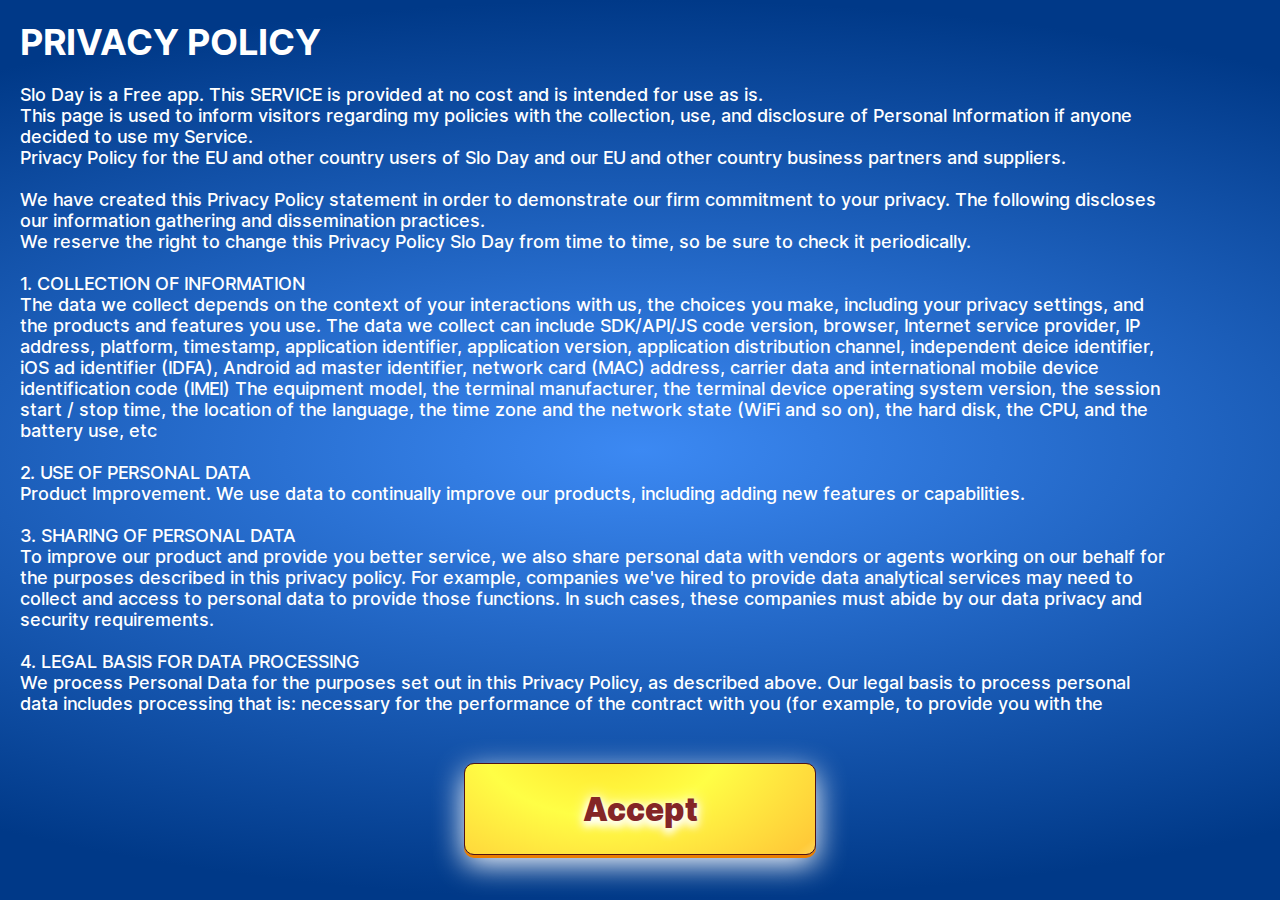
<file: index.html>
<!DOCTYPE html>
<html lang="en">
  <head>
    <meta charset="UTF-8" />
    <meta http-equiv="X-UA-Compatible" content="IE=edge" />
    <meta
      name="viewport"
      content="initial-scale=1.0, width=device-width, viewport-fit=cover"
    />
    <link rel="shortcut icon" href="./png/icon.png" />
    <link rel="stylesheet" href="./styles/common_style.css" />
    <link rel="stylesheet" href="./styles/policy.css" />
    <title>Slo Day</title>
  </head>
  <body>
    <div class="wrapper">
      <div class="header">PRIVACY POLICY</div>
      <div class="text">
        Slo Day is a Free app. This SERVICE is provided at no cost and is
        intended for use as is.<br />
        This page is used to inform visitors regarding my policies with the
        collection, use, and disclosure of Personal Information if anyone
        decided to use my Service.<br />
        Privacy Policy for the EU and other country users of Slo Day and our
        EU and other country business partners and suppliers.<br /><br />

        We have created this Privacy Policy statement in order to demonstrate
        our firm commitment to your privacy. The following discloses our
        information gathering and dissemination practices.<br />
        We reserve the right to change this Privacy Policy Slo Day from time
        to time, so be sure to check it periodically.<br /><br />

        1. COLLECTION OF INFORMATION<br />
        The data we collect depends on the context of your interactions with us,
        the choices you make, including your privacy settings, and the products
        and features you use. The data we collect can include SDK/API/JS code
        version, browser, Internet service provider, IP address, platform,
        timestamp, application identifier, application version, application
        distribution channel, independent deice identifier, iOS ad identifier
        (IDFA), Android ad master identifier, network card (MAC) address,
        carrier data and international mobile device identification code (IMEI)
        The equipment model, the terminal manufacturer, the terminal device
        operating system version, the session start / stop time, the location of
        the language, the time zone and the network state (WiFi and so on), the
        hard disk, the CPU, and the battery use, etc
        <br /><br />
        2. USE OF PERSONAL DATA<br />
        Product Improvement. We use data to continually improve our products,
        including adding new features or capabilities.<br /><br />

        3. SHARING OF PERSONAL DATA<br />
        To improve our product and provide you better service, we also share
        personal data with vendors or agents working on our behalf for the
        purposes described in this privacy policy. For example, companies we've
        hired to provide data analytical services may need to collect and access
        to personal data to provide those functions. In such cases, these
        companies must abide by our data privacy and security requirements.
        <br /><br />
        4. LEGAL BASIS FOR DATA PROCESSING<br />
        We process Personal Data for the purposes set out in this Privacy
        Policy, as described above. Our legal basis to process personal data
        includes processing that is: necessary for the performance of the
        contract with you (for example, to provide you with the services you
        request and to identify and authenticate you , so you may use the
        Sites); necessary to comply with legal requirements (for example, to
        comply with applicable accounting rules and to make mandatory
        disclosures to law enforcement); necessary for our legitimate interests
        (for example, to manage our relationship with you, to ensure the
        security of our services, to communicate with you about our products and
        services); and based on consent by our customers (for example, to place
        certain cookies and to share your information with third parties for
        advertising purposes). In some instances, you may be required to provide
        us with Personal Data for processing as described above, in order for us
        to be able to provide you all of our services, and for you to use all
        the features of our Sites.
        <br /><br />
        5. International Transfers of Personal Data<br />
        Our business may require us to transfer your Personal Data to countries
        outside the European Economic Area (“EEA”), including to countries such
        as the People’s Republic of China or Singapore. We take appropriate
        steps to ensure that recipients of your Personal Data are bound to
        duties of confidentiality, and we implement measures such as standard
        contractual clauses. A copy of those clauses can be obtained by
        contacting our Help Center.
        <br /><br />
        6. Your Rights<br />
        Subject to limitations in applicable law, you are entitled to object to
        or request the restriction of processing of your Personal Data, and to
        request access to, rectification, erasure and portability of your own
        Personal Data. Where the use of your information is based on consent,
        you can withdraw this consent at any time without affecting the
        lawfulness of processing based on consent before its withdrawal. If you
        are aware of changes or inaccuracies in your information, you should
        inform us of such changes so that our records may be updated or
        corrected. We retain your Personal Data as long as needed to provide
        services or products to you, or as required or permitted by applicable
        laws, such as tax and accounting laws.
        <br /><br />
      </div>
      <a href="./layouts/main.html" class="button block">Accept</a>
    </div>
  </body>
</html>
</file>
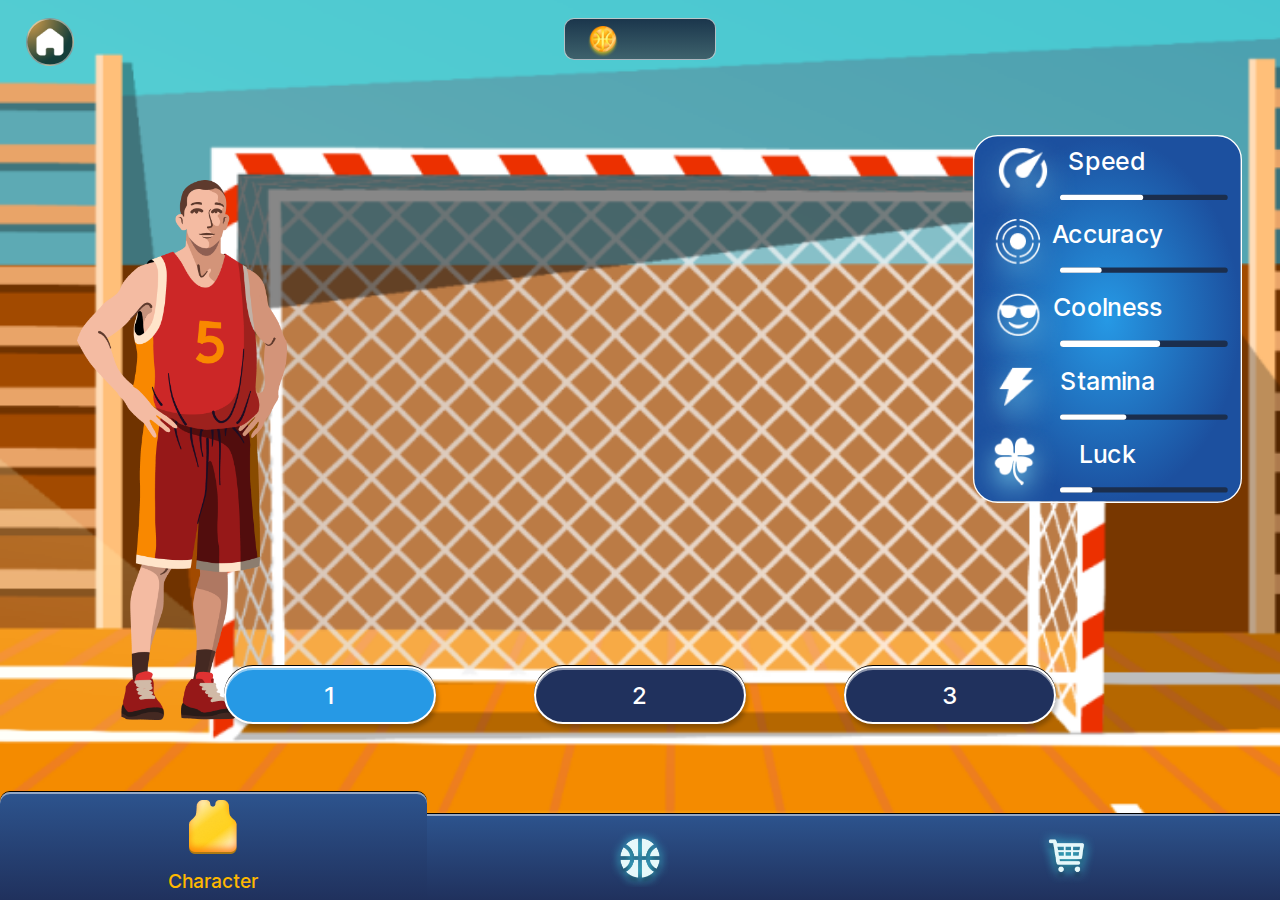
<file: layouts/avatar.html>
<!DOCTYPE html>
<html lang="en">
  <head>
    <meta charset="UTF-8" />
    <meta http-equiv="X-UA-Compatible" content="IE=edge" />
    <meta
      name="viewport"
      content="initial-scale=1.0, width=device-width, viewport-fit=cover"
    />
    <link rel="shortcut icon" href="../png/icon.png" />
    <link rel="stylesheet" href="../styles/common_style.css" />
    <link rel="stylesheet" href="../styles/avatar.css" />
    <title>Slo Day</title>
  </head>
  <body>
    <div class="wrapper">
      <div class="balance_field"></div>

      <a href="./main.html" class="home block">
        <img src="../png/home.png" alt="home" />
      </a>

      <div class="pers_cont"></div>
      <div class="power_cont"></div>
      <div class="control"></div>

      <div class="footer">
        <div class="big button">
          <img src="../png/logo_pers_gold.png" alt="logo" />
          <div class="text">Character</div>
        </div>
        <a href="./start.html" class="button block">
          <img src="../png/logo_game.png" alt="logo" />
        </a>
        <a href="./shop.html" class="button block">
          <img src="../png/logo_shop.png" alt="logo" />
        </a>
      </div>
    </div>
    <script src="../scripts/avatar.js" type="module"></script>
  </body>
</html>
</file>
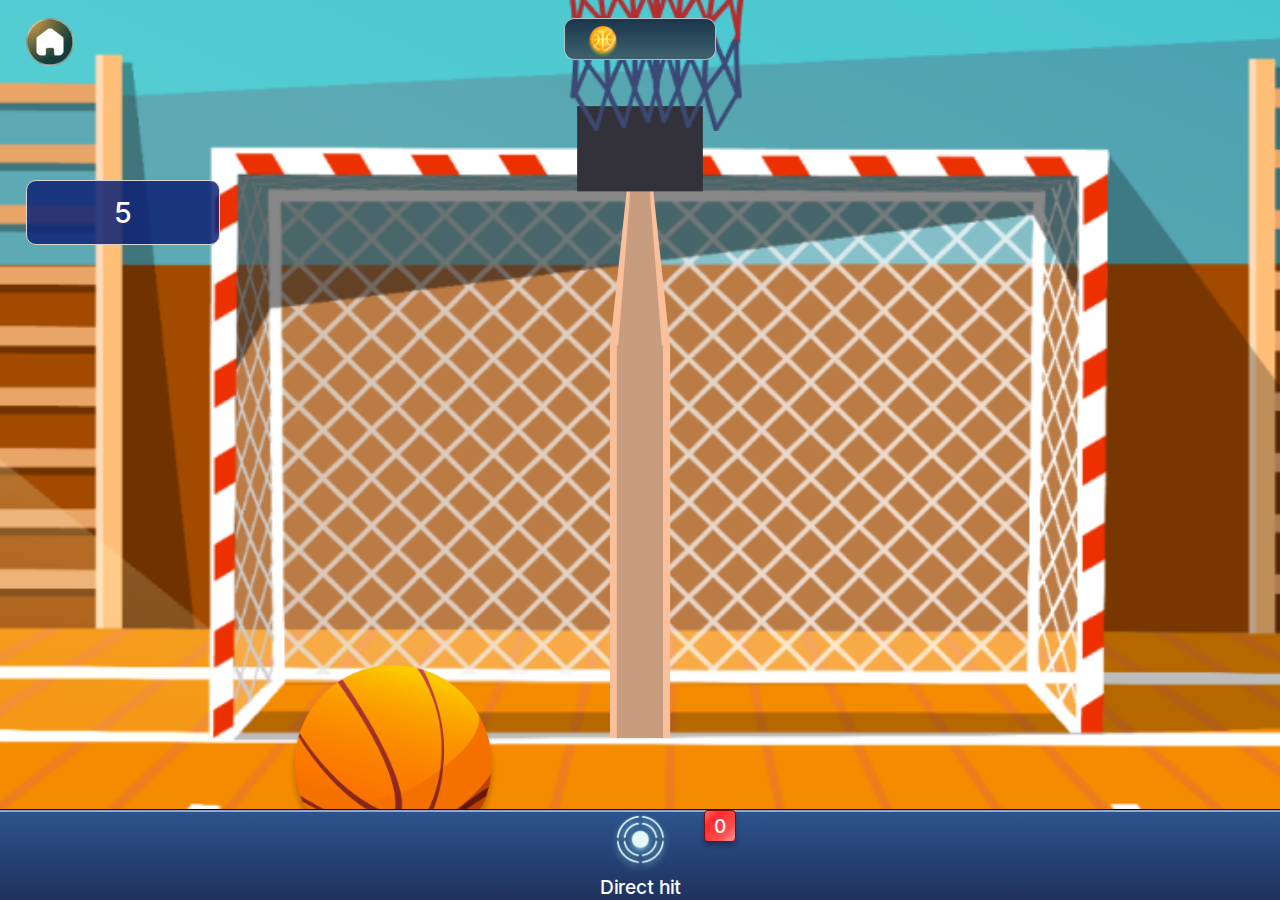
<file: layouts/basket.html>
<!DOCTYPE html>
<html lang="en">
  <head>
    <meta charset="UTF-8" />
    <meta http-equiv="X-UA-Compatible" content="IE=edge" />
    <meta
      name="viewport"
      content="initial-scale=1.0, width=device-width, viewport-fit=cover"
    />
    <link rel="shortcut icon" href="../png/icon.png" />
    <link rel="stylesheet" href="../styles/common_style.css" />
    <link rel="stylesheet" href="../styles/basket.css" />
    <title>Slo Day</title>
  </head>
  <body>
    <div class="wrapper hidden">
      <div class="warning">
        <img alt="warning" class="outcome" />
        <div class="reward block"></div>
        <div class="again block">Ok</div>
      </div>

      <div class="balance_field"></div>

      <a href="./main.html" class="home block">
        <img src="../png/home.png" alt="home" />
      </a>

      <div class="basket_cont">
        <img src="../png/shield.png" alt="shield" class="shield" />
        <img src="../png/basket.png" alt="basket" class="basket" />
        <img src="../png/post.png" alt="post" class="post" />
        <div class="ring"></div>
      </div>

      <div class="shoots_left block">5</div>

      <div class="basket_footer">
        <img src="../png/hit.png" alt="hit" />
        <div class="text">Direct hit</div>
        <div class="hit_amount block"></div>
      </div>
    </div>
    <script src="../scripts/basket.js" type="module"></script>
  </body>
</html>
</file>
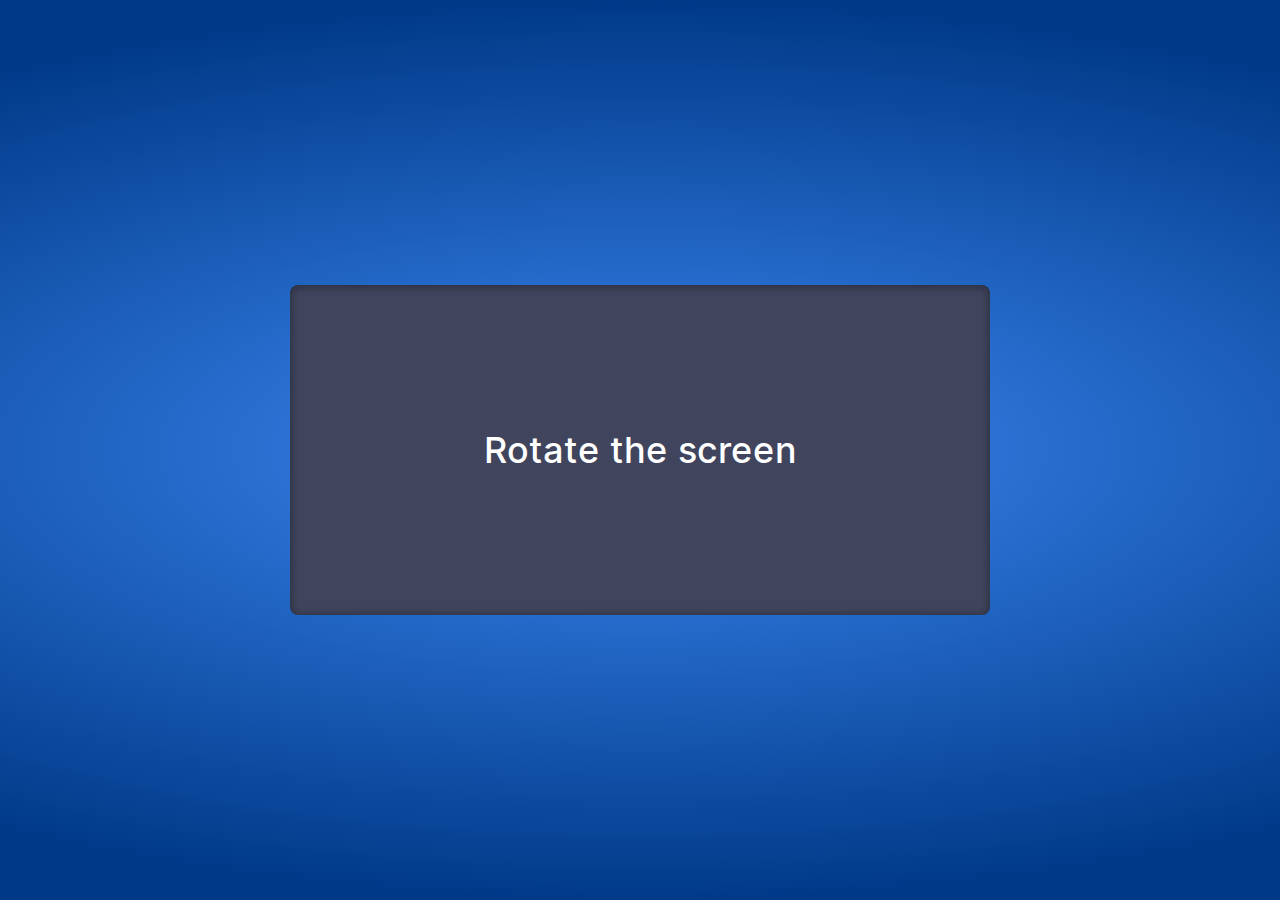
<file: layouts/main.html>
<!DOCTYPE html>
<html lang="en">
  <head>
    <meta charset="UTF-8" />
    <meta http-equiv="X-UA-Compatible" content="IE=edge" />
    <meta
      name="viewport"
      content="initial-scale=1.0, width=device-width, viewport-fit=cover"
    />
    <link rel="shortcut icon" href="../png/icon.png" />
    <link rel="stylesheet" href="../styles/common_style.css" />
    <link rel="stylesheet" href="../styles/main.css" />
    <title>Slo Day</title>
  </head>
  <body>
    <div class="orientation block">Rotate the screen</div>

    <div class="wrapper">
      <div class="balance_field"></div>
      <div class="card basket">
        <div class="inner_card">
          <div class="title block">Basketball</div>
          <img src="../png/pers_1.png" alt="pers" class="pers" />
        </div>
      </div>

      <div class="card spin">
        <div class="inner_card">
          <div class="title block">Spin Ball</div>
          <img src="../png/card_spin.png" alt="spin" class="spin_back" />
        </div>
      </div>

      <div class="control">
        <div class="first active"></div>
        <div class="second"></div>
      </div>

      <a href="./avatar.html" class="button block">Play</a>
      <img src="../png/main_footer.png" alt="footer" class="footer_pic" />
    </div>
    <script src="../scripts/main.js" type="module"></script>
  </body>
</html>
</file>
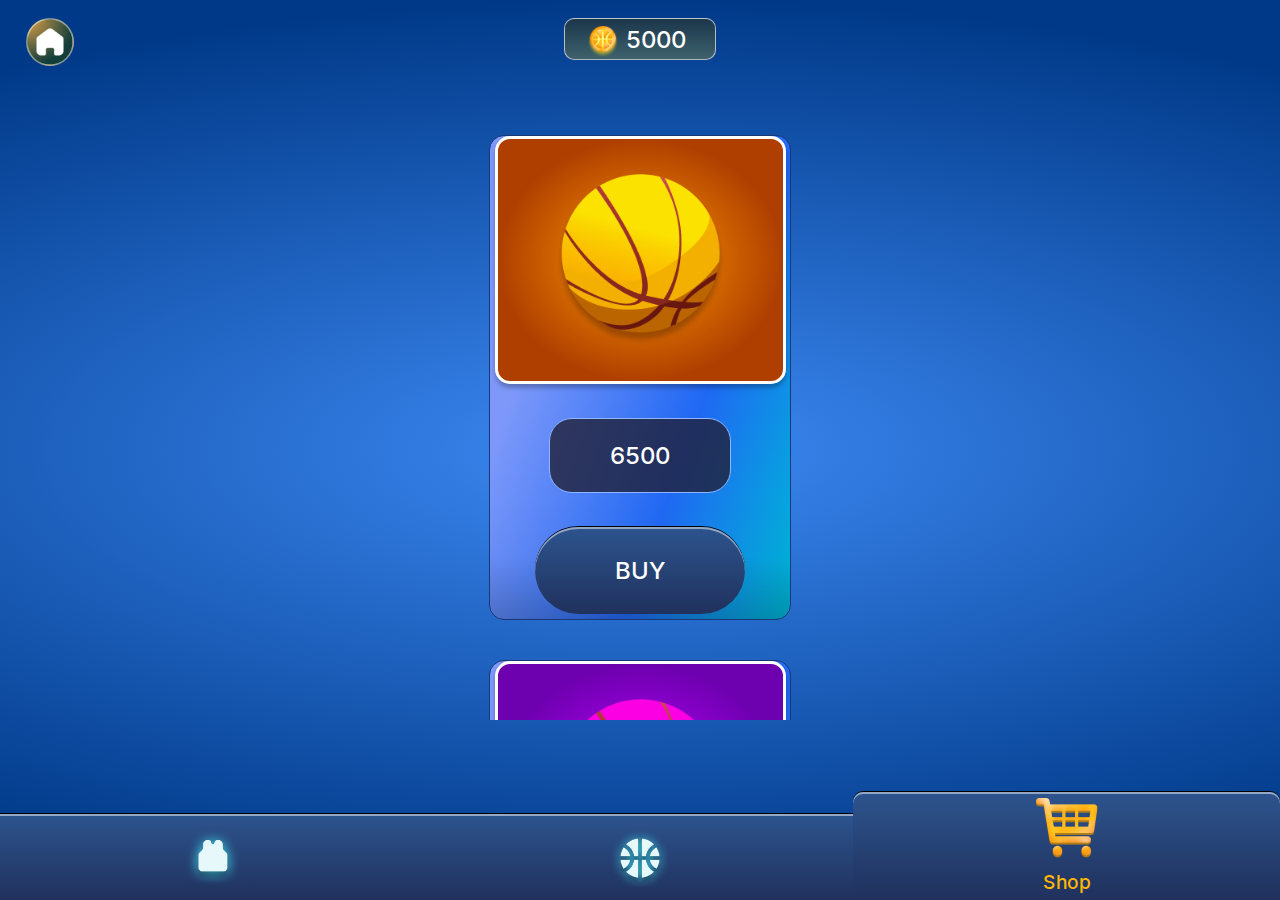
<file: layouts/shop.html>
<!DOCTYPE html>
<html lang="en">
  <head>
    <meta charset="UTF-8" />
    <meta http-equiv="X-UA-Compatible" content="IE=edge" />
    <meta
      name="viewport"
      content="initial-scale=1.0, width=device-width, viewport-fit=cover"
    />
    <link rel="shortcut icon" href="../png/icon.png" />
    <link rel="stylesheet" href="../styles/common_style.css" />
    <link rel="stylesheet" href="../styles/shop.css" />
    <title>Slo Day</title>
  </head>
  <body>
    <div class="wrapper">
      <div class="balance_field"></div>

      <a href="./main.html" class="home block">
        <img src="../png/home.png" alt="home" />
      </a>

      <div class="shop"></div>

      <div class="footer">
        <a href="./avatar.html" class="button block">
          <img src="../png/logo_pers.png" alt="logo" />
        </a>
        <a href="./start.html" class="button block">
          <img src="../png/logo_game.png" alt="logo" />
        </a>
        <div href="./shop.html" class="button big block">
          <img src="../png/logo_shop_gold.png" alt="logo" />
          <div class="text">Shop</div>
        </a>
      </div>
    </div>
    <script src="../scripts/shop.js" type="module"></script>
  </body>
</html>
</file>
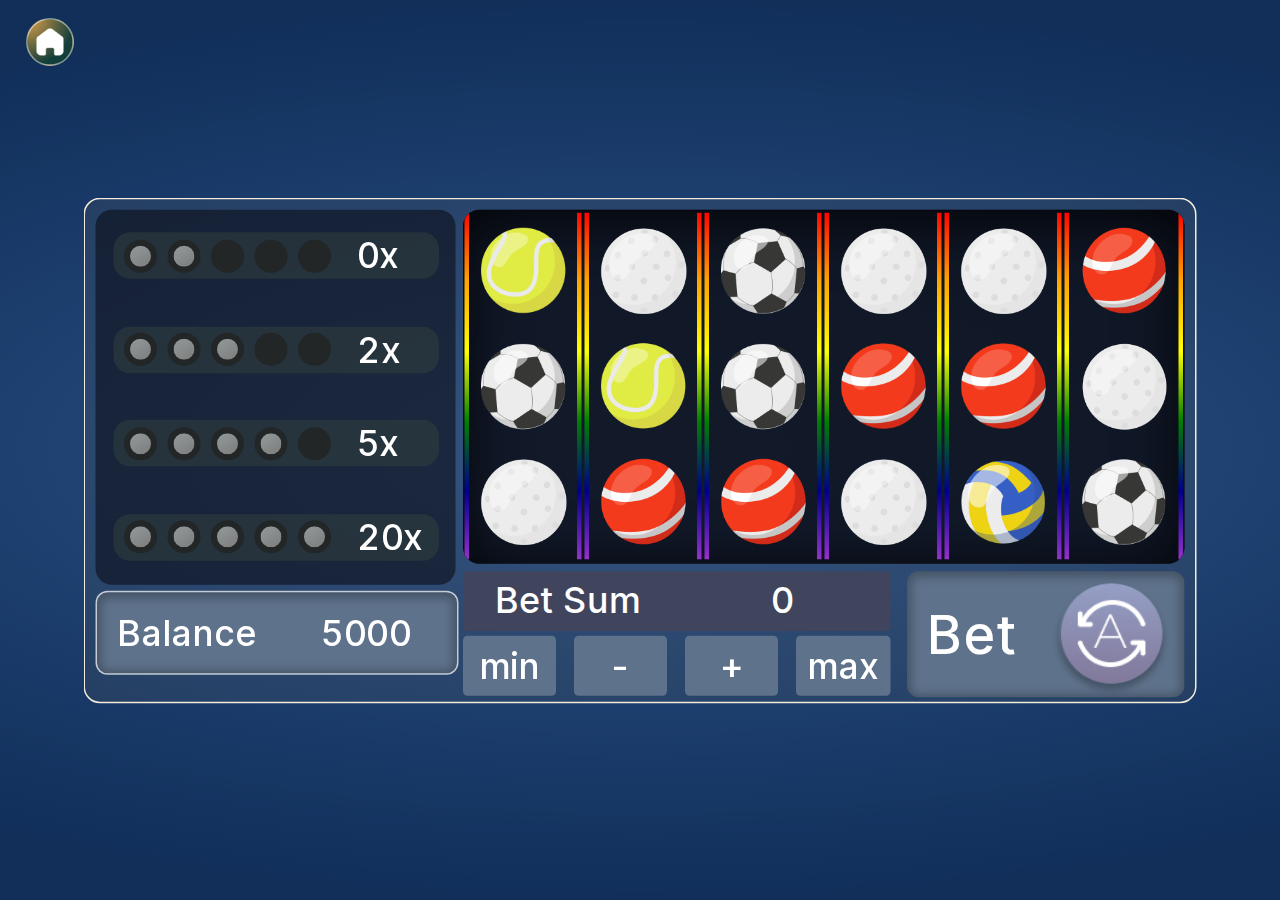
<file: layouts/spin.html>
<!DOCTYPE html>
<html lang="en">
  <head>
    <meta charset="UTF-8" />
    <meta http-equiv="X-UA-Compatible" content="IE=edge" />
    <meta
      name="viewport"
      content="initial-scale=1.0, width=device-width, viewport-fit=cover"
    />
    <link rel="shortcut icon" href="../png/icon.png" />
    <link rel="stylesheet" href="../styles/common_style.css" />
    <link rel="stylesheet" href="../styles/spin.css" />
    <title>Slo Day</title>
  </head>
  <body>
    <div class="orientation block">Rotate the screen</div>

    <div class="wrapper block">
      <div class="warning">
        <img alt="warning" class="outcome" />
        <div class="reward block"></div>
        <div class="again block">Ok</div>
      </div>

      <a href="./main.html" class="home block">
        <img src="../png/home.png" alt="home" />
      </a>

      <div class="main">
        <div class="cf_cont"></div>
        <div class="field"></div>

        <div class="balance_field">
          <div class="text">Balance</div>
          <div class="balance"></div>
        </div>

        <div class="bet_amount_cont">
          <div class="text">Bet Sum</div>
          <div class="bet_amount">0</div>
        </div>

        <div class="control">
          <div class="min block">min</div>
          <div class="minus block">-</div>
          <div class="plus block">+</div>
          <div class="max block">max</div>
        </div>

        <div class="bet_button">
          <div class="text">Bet</div>
          <img src="../png/spin_button.png" alt="spin" />
        </div>
      </div>
    </div>
    <script src="../scripts/spin.js" type="module"></script>
  </body>
</html>
</file>
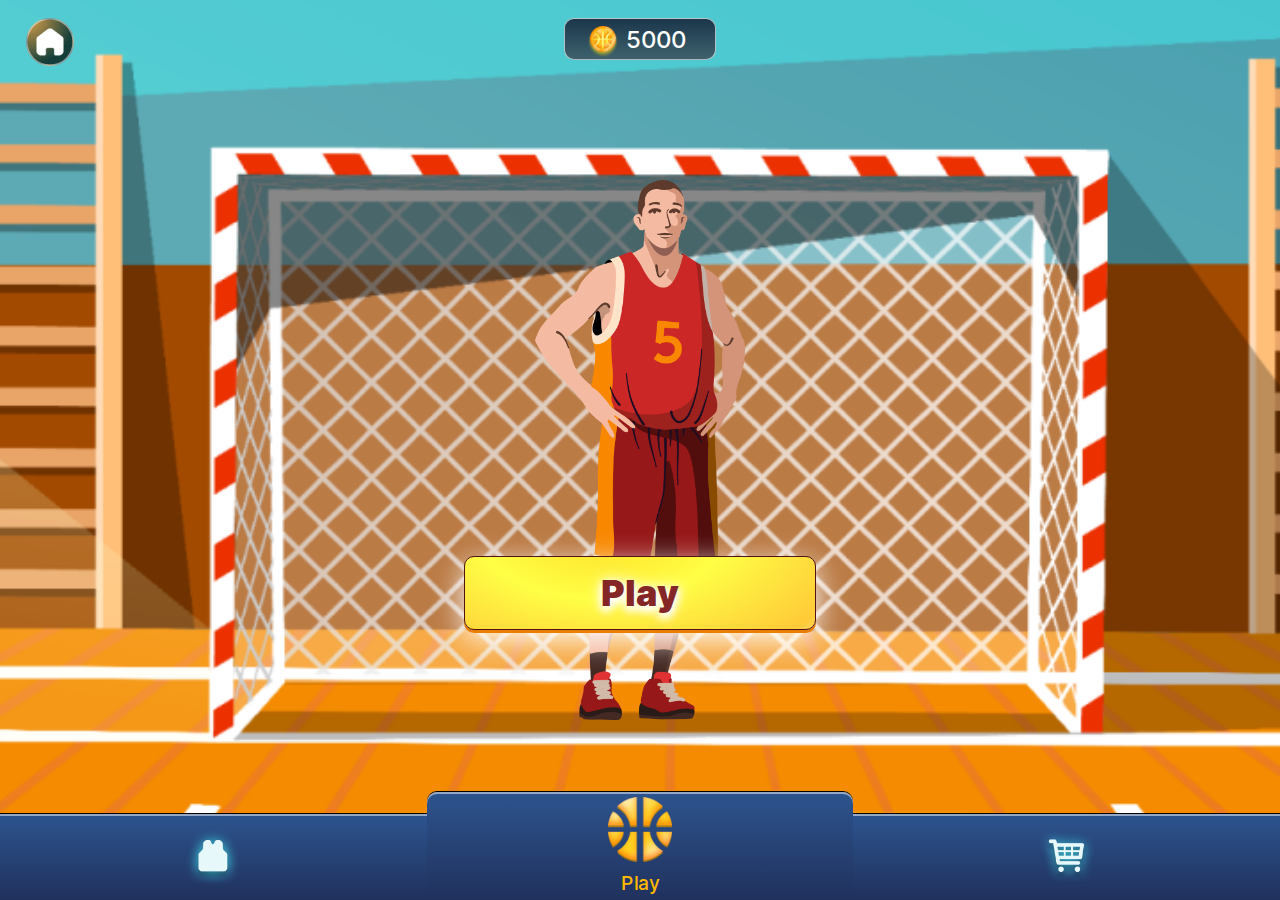
<file: layouts/start.html>
<!DOCTYPE html>
<html lang="en">
  <head>
    <meta charset="UTF-8" />
    <meta http-equiv="X-UA-Compatible" content="IE=edge" />
    <meta
      name="viewport"
      content="initial-scale=1.0, width=device-width, viewport-fit=cover"
    />
    <link rel="shortcut icon" href="../png/icon.png" />
    <link rel="stylesheet" href="../styles/common_style.css" />
    <link rel="stylesheet" href="../styles/start.css" />
    <title>Slo Day</title>
  </head>
  <body>
    <div class="wrapper">
      <div class="balance_field"></div>

      <a href="./main.html" class="home block">
        <img src="../png/home.png" alt="home" />
      </a>

      <a href="./basket.html" class="play block">Play</a>

      <div class="footer">
        <a href="./avatar.html" class="button block">
          <img src="../png/logo_pers.png" alt="logo" />
        </a>
        <div class="button big block">
          <img src="../png/logo_game_gold.png" alt="logo" />
          <div class="text">Play</div>
        </div>
        <a href="./shop.html" class="button block">
          <img src="../png/logo_shop.png" alt="logo" />
        </a>
      </div>
    </div>
    <script src="../scripts/start.js" type="module"></script>
  </body>
</html>
</file>
<file: styles/common_style.css>
@font-face {
  font-family: "Inter";
  src: url("../fonts/Inter-V.ttf");
}

body {
  background: radial-gradient(93.63% 50% at 50% 50%, #3c89f3 0%, #003988 100%);
  height: 100vh;

  font-family: "Inter";
  font-style: normal;
  font-weight: 500;
  color: #fff;
  text-align: center;

  margin: 0;
  padding: 0;
}

.wrapper {
  height: 100%;
  position: relative;
  overflow: hidden;
}

* {
  -webkit-tap-highlight-color: transparent;
}

a {
  text-decoration: none;
  color: #fff;
}

.hidden {
  opacity: 0;
}

.block {
  display: flex;
  align-items: center;
  justify-content: center;
}

.orientation {
  position: absolute;
  left: 50%;
  top: 50%;
  transform: translate(-50%, -50%);

  width: 50%;
  height: 30%;

  padding: 30px;

  font-size: 36px;
  background: #40455d;
  box-shadow: inset 0px 1px 6px 3px rgba(0, 0, 0, 0.25);
  border-radius: 8px;
}

.balance_field {
  position: absolute;
  left: 50%;
  top: 2%;
  transform: translateX(-50%);

  width: 150px;
  height: 40px;

  display: flex;
  justify-content: center;
  align-items: center;

  background: linear-gradient(180deg, #1b364c 0%, #3e626c 100%);
  border: 1px solid rgba(255, 255, 255, 0.64);
  border-radius: 10px;
}

.balance_field img {
  margin-top: 5px;
  max-height: 80%;
}

.balance {
  width: 50%;
  transition: color 0.5s ease;
}

.balance.red {
  color: tomato;
}

.balance.green {
  color: chartreuse;
}

.home {
  position: absolute;
  left: 2%;
  top: 2%;
  z-index: 3;

  height: 30px;
  width: 30px;

  background: radial-gradient(100% 100% at 3.66% 0%, #d89f49 0%, #143e3a 100%);
  border: 1px solid rgba(255, 255, 255, 0.47);
  border-radius: 50%;
}

.home img {
  max-width: 60%;
  max-height: 60%;
}

.footer {
  position: absolute;
  bottom: 0;
  left: 50%;
  transform: translateX(-50%);

  display: flex;
  align-items: flex-end;
  justify-content: center;

  width: 100%;
  height: 12%;
}

.footer .button {
  height: 80%;
  width: 33.333%;

  background: linear-gradient(180deg, #2d548e 0%, #20315d 100%);
  box-shadow: 0px -1px 0px #000000, inset 0px 2px 0px rgba(255, 255, 255, 0.49);
}

.footer .button img {
  max-height: 70%;
  max-width: 70%;
}

.footer .button.big {
  height: 100%;

  font-size: 0.8em;
  color: #ffb800;

  display: flex;
  flex-direction: column;
  justify-content: space-around;
  align-items: center;

  border-top-left-radius: 10px;
  border-top-right-radius: 10px;
}

@media screen and (min-height: 600px) {
  .home {
    transform-origin: top left;
    transform: scale(1.5);
  }
}
</file>
<file: styles/policy.css>
.header {
  font-size: 4vh;
  font-weight: 700;
  text-align: left;
  margin: 20px;
}

.text {
  width: 90%;
  height: 70%;
  margin: 20px;

  font-size: 2vh;
  text-align: left;

  overflow: scroll;
}

.button {
  position: absolute;
  bottom: 5%;
  left: 50%;
  transform: translateX(-50%);

  width: 60%;
  max-width: 350px;
  height: 10%;
  max-height: 100px;

  background: radial-gradient(
    99.75% 256.67% at 39.22% -33.33%,
    #ffdf28 0%,
    #fffe45 35.73%,
    #ffca38 75.31%,
    #ffffdb 97.46%
  );
  border: 1px solid #511313;
  box-shadow: 0px 3px 0px #ea7e00, 0px 9px 30px #ffffff;
  border-radius: 10px;

  font-size: 3.5vh;
  font-weight: 900;
  color: #842626;
  text-shadow: 0px 4px 9px rgba(255, 255, 255, 0.98), 0px 4px 10px #ffffff,
    0px 0px 15px #ffffff;
}
</file>
<file: styles/avatar.css>
body {
  background-image: url("../png/game_back.png");
  background-position: center;
  background-size: cover;
}

.wrapper {
  font-size: 24px;
}

.pers_cont {
  position: absolute;
  left: 0;
  top: 30%;

  width: 300%;
  height: 50%;

  transition: left 0.5s ease;
}

.pers_pic {
  position: absolute;

  height: 100%;
}

.power_cont {
  position: absolute;
  right: 3%;
  top: 15%;

  width: 205px;
  height: 281px;

  display: flex;
  flex-direction: column;
  align-items: center;
  justify-content: space-around;

  background: radial-gradient(50% 50% at 50% 50%, #2699e5 0%, #1c509f 100%);
  border: 1px solid #ffffff;
  border-radius: 19px;
}

.power_block {
  position: relative;

  width: 90%;
  height: 15%;
}

.icon {
  position: absolute;
  left: -10%;
  top: -35%;

  max-height: 200%;
}

.title {
  text-transform: capitalize;
  font-size: 0.8em;
}

.bar {
  position: absolute;
  bottom: 0;
  right: 0;

  width: 70%;
  height: 10%;

  border-radius: 50px;
  background-color: #1b2e4d;
}

.inner_bar {
  position: absolute;
  top: 0;
  left: 0;

  height: 100%;
  width: 0;

  background-color: #fff;
  border-radius: 50px;
  transition: width 0.5s ease;
}

.control {
  position: absolute;
  left: 50%;
  bottom: 20%;
  transform: translateX(-50%);

  width: 80%;
  height: 6%;

  display: flex;
  justify-content: space-between;
}

.choice {
  width: 25%;
  height: 100%;

  background-color: #20315d;
  box-shadow: 2px 4px 4px rgba(0, 0, 0, 0.25), 0px -1px 0px #000000,
    inset 0px 2px 0px rgba(255, 255, 255, 0.49);
  border: 2px #fff solid;
  border-radius: 50px;

  transition: background-color 0.5s ease;
}

.choice.active {
  background: #2699e5;
}

@media screen and (max-height: 750px) {
  .power_cont {
    transform-origin: top right;
    transform: scale(0.8);
  }
}

@media screen and (min-width: 600px) {
  .pers_cont {
    top: 20%;
    height: 60%;
  }
}

@media screen and (min-width: 768px) {
  .power_cont {
    transform-origin: top right;
    transform: scale(1.3);
  }

  .control {
    width: 65%;
  }
}
</file>
<file: styles/basket.css>
body {
  background-image: url("../png/game_back.png");
  background-position: center;
  background-size: cover;
}

.wrapper {
  font-size: 24px;
}

.warning {
  position: absolute;
  left: -50%;
  top: 50%;
  z-index: 10;
  transform: translate(-50%, -50%);

  height: 50%;
  width: 80%;

  background: rgb(55, 23, 147);
  border-radius: 34px;

  transition: left 1s ease;
}

.outcome,
.reward,
.again {
  position: absolute;
  left: 50%;
  transform: translate(-50%, -15%);
}

.outcome {
  top: 0;
  max-width: 90%;
}

.reward {
  top: 57%;

  width: 30%;
  height: 12%;

  background: rgba(32, 31, 52, 0.78);
  border: 1px solid #90b6ff;
  border-radius: 23px;
}

.again {
  bottom: 5%;

  width: 50%;
  height: 15%;

  background: linear-gradient(180deg, #a200cb 0%, #7f48c6 47.19%, #6e00c5 100%);
  box-shadow: 0px -1px 0px #d1c8c8, inset 0px 2px 0px rgba(255, 255, 255, 0.49);
  border-radius: 10px;
}

.balance_field {
  z-index: 5;
}

.basket_cont {
  position: absolute;
  left: 50%;
  bottom: 18%;
  transform: translateX(-50%);

  width: 70%;
}

.basket_cont img {
  position: absolute;
}

.shield {
  z-index: 2;
  left: 50%;
  top: 0;
  transform: translateX(-50%);

  width: 100%;
}

.basket {
  z-index: 4;
  left: 52%;
  top: 30%;
  transform: translateX(-50%);

  width: 50%;
}

.ring {
  position: absolute;
  z-index: 4;
  left: 51%;
  top: 30%;
  transform: translateX(-50%);

  height: 2%;
  width: 56%;

  background: #6d2441;
}

.post {
  z-index: 1;
  left: 50%;
  bottom: 0;
  transform: translateX(-50%);

  max-height: 100%;
}

.ball {
  position: absolute;
  left: 0;
  bottom: -10%;
  z-index: 4;

  width: 30%;

  transition: transform 1s ease;
}

.basket_footer {
  position: absolute;
  bottom: 0;

  width: 100%;
  height: 10%;

  display: flex;
  flex-direction: column;
  align-items: center;
  justify-content: space-around;

  background: linear-gradient(180deg, #2d548e 0%, #20315d 100%);
  box-shadow: 0px -1px 0px #000000, inset 0px 2px 0px rgba(255, 255, 255, 0.49);
}

.basket_footer img {
  max-height: 70%;
}

.text {
  font-size: 0.5em;
}

.hit_amount {
  position: absolute;
  left: 55%;
  top: 0;

  height: 30px;
  width: 30px;

  font-size: 0.8em;
  background: linear-gradient(
    134.31deg,
    #fb6d6d 2.06%,
    #ff2b2b 26.35%,
    #fd4e4e 70.33%,
    #fb7f7f 88.53%
  );
  border: 1px solid #7e0c0c;
  box-shadow: 0px 4px 4px rgba(0, 0, 0, 0.25);
  border-radius: 4px;
}

.shoots_left {
  position: absolute;
  top: 20%;
  left: 2%;

  width: 15%;
  height: 7%;

  background: rgba(15, 35, 116, 0.86);
  border: 1px solid #d7d7d7;
  border-radius: 10px;
}

@media screen and (min-width: 600px) {
  .basket_cont {
    width: 55%;
  }

  .text {
    font-size: 0.8em;
  }

  .shoots_left {
    font-size: 1.2em;
  }
}
</file>
<file: styles/main.css>
.wrapper {
  display: none;
  font-size: 26px;
}

.card {
  width: 180px;
  height: 300px;

  background: linear-gradient(
    156.04deg,
    #fafdfe -1.21%,
    #d4e9fa 27.55%,
    #4e79b6 61.64%,
    #e6ebf1 96.36%
  );
  border: 1.57895px solid #ffffff;
  box-shadow: 0px 6.31579px 6.31579px rgba(0, 0, 0, 0.25),
    inset 0px -3.15789px 15.7895px 1.57895px #3a203a;
  border-radius: 12.6316px;

  transition: left 0.5s ease;
}

.basket {
  position: absolute;
  left: 50%;
  top: 10%;
  transform: translateX(-50%);
}

.spin {
  position: absolute;
  left: 150%;
  top: 10%;
  transform: translateX(-50%);
}

.inner_card {
  width: 95%;
  height: 90%;

  position: relative;
  overflow: hidden;

  margin: 10px auto auto;

  background: radial-gradient(
    99.35% 104.11% at 23.55% 35.89%,
    #ffffff 0%,
    #f29508 64.42%,
    #552e4b 100%
  );
  box-shadow: inset 0px -3.15789px 15.7895px 1.57895px #3a203a;
  border-radius: 12.6316px;
}

.title {
  position: absolute;
  top: 0;

  width: 100%;
  height: 17%;

  background: rgba(36, 36, 36, 0.41);
}

.pers {
  position: absolute;
  left: 2.5%;
  top: 20%;

  max-width: 95%;
}

.spin_back {
  width: 100%;
  height: 100%;
}

.control {
  position: absolute;
  top: calc(12% + 300px);
  left: 50%;
  transform: translateX(-50%);

  display: flex;
  justify-content: space-between;

  width: 144px;
  height: 25px;
}

.control > div {
  height: 100%;
  width: 40%;

  border-radius: 60px;
  background-color: #47deff;

  transition: background-color 0.5s ease;
}

.control .active {
  background-color: #fffcfc;
}

.button {
  position: absolute;
  left: 50%;
  top: 60%;
  transform: translateX(-50%);

  width: 60%;
  max-width: 350px;
  height: 10%;

  background: linear-gradient(180deg, #cb0018 0%, #c64848 35.21%, #c50000 100%);
  box-shadow: 0px -1px 0px #000000, inset 0px 2px 0px rgba(255, 255, 255, 0.49);
  border-radius: 10px;
}

.footer_pic {
  position: absolute;
  left: 50%;
  bottom: 5%;
  transform: translateX(-50%);

  max-width: 70%;
}

@media screen and (orientation: portrait) {
  .orientation {
    display: none;
  }

  .wrapper {
    display: block;
  }
}

@media screen and (max-height: 700px) {
  .footer_pic {
    display: none;
  }

  .button {
    top: auto;
    bottom: 5%;
  }
}

@media screen and (min-width: 600px) {
  .card {
    width: 225px;
    height: 375px;
  }

  .control {
    top: calc(12% + 375px);
  }

  .footer_pic {
    max-width: 350px;
  }
}

@media screen and (min-width: 800px) {
  .card {
    width: 270px;
    height: 450px;
  }

  .control {
    top: calc(12% + 450px);
  }
}
</file>
<file: styles/shop.css>
.wrapper {
  font-size: 24px;
}

.shop {
  position: absolute;
  top: 15%;

  width: 100%;
  height: 65%;

  overflow: scroll;
}

.card {
  width: 200px;

  display: flex;
  flex-flow: column nowrap;
  align-items: center;
  justify-content: space-between;

  margin: auto auto 40px;

  background: linear-gradient(
      180deg,
      rgba(0, 0, 0, 0) 74.9%,
      rgba(0, 0, 0, 0.0141666) 87%,
      rgba(0, 0, 0, 0.2) 100%
    ),
    linear-gradient(109.5deg, #7d98f9 23.94%, #2068f3 65%, #00b3da 97.07%);
  border: 1px solid #183878;
  border-radius: 15px;
}

.pic_cont {
  width: 95%;
  height: 50%;

  border: 3px solid #ffffff;
  box-shadow: 0px 4px 4px rgba(0, 0, 0, 0.25);
  border-radius: 15px;
}

.pic_cont.gold {
  background: radial-gradient(50% 50% at 50% 50%, #ff9900 0%, #af3f00 100%);
}

.pic_cont.pink {
  background: radial-gradient(50% 50% at 50% 50%, #bd00ff 0%, #6d00af 100%);
}

.pic_cont.hit {
  background: radial-gradient(50% 50% at 50% 50%, #00a3ff 0%, #002a7c 100%);
}

.pic_cont.orange {
  background: radial-gradient(50% 50% at 50% 50%, #be7200 0%, #6b2700 100%);
}

.card img {
  width: 60%;
}

.price {
  width: 60%;
  height: 15%;

  background: rgba(32, 31, 52, 0.78);
  border: 1px solid #90b6ff;
  border-radius: 23px;
}

.shop_button {
  width: 70%;
  height: 18%;

  margin-bottom: 5px;
  background: linear-gradient(180deg, #2d548e 0%, #20315d 100%);
  box-shadow: 0px -1px 0px #000000, inset 0px 2px 0px rgb(255 255 255 / 49%);
  border-radius: 50px;
}

@media screen and (min-width: 600px) {
  .card {
    width: 250px;
  }
}

@media screen and (min-width: 768px) {
  .card {
    width: 300px;
  }
}
</file>
<file: styles/spin.css>
body {
  min-height: 360px;
}

.wrapper {
  display: none;
  font-size: 24px;
  background: rgba(32, 38, 50, 0.54);
}

.warning {
  position: absolute;
  left: -50%;
  top: 50%;
  z-index: 10;
  transform: translate(-50%, -50%);

  width: 50%;
  height: 80%;

  background: rgb(55, 23, 147);
  border-radius: 34px;

  transition: left 1s ease;
}

.outcome,
.reward,
.again {
  position: absolute;
  left: 50%;
  transform: translate(-50%, -15%);
}

.outcome {
  top: 0;
  max-width: 50%;
}

.reward {
  top: 57%;

  width: 30%;
  height: 12%;

  background: rgba(32, 31, 52, 0.78);
  border: 1px solid #90b6ff;
  border-radius: 23px;
}

.again {
  bottom: 5%;

  width: 50%;
  height: 15%;

  background: linear-gradient(180deg, #a200cb 0%, #7f48c6 47.19%, #6e00c5 100%);
  box-shadow: 0px -1px 0px #d1c8c8, inset 0px 2px 0px rgba(255, 255, 255, 0.49);
  border-radius: 10px;
}

.main {
  position: absolute;
  width: 740px;
  height: 335px;

  background: rgba(92, 92, 92, 0.2);
  border: 1px solid #f3ebdb;
  border-radius: 11px;
}

.cf_cont {
  position: absolute;
  top: 2%;
  left: 1%;

  display: flex;
  flex-direction: column;
  align-items: center;
  justify-content: space-around;

  width: 32.43%;
  height: 74.6%;

  background: rgba(11, 13, 23, 0.61);
  border-radius: 11px;
}

.cf_block {
  width: 90.4%;
  height: 12.4%;

  display: flex;
  align-items: center;

  background: rgba(52, 66, 64, 0.52);
  border-radius: 11px;
}

.indicator {
  width: 10.14%;
  height: 70.96%;

  margin-left: 3.22%;

  background: linear-gradient(145.49deg, #8f9696 13.37%, #7f7f7f 90.95%);
  border: 4px #222626 solid;
  border-radius: 50%;
  box-sizing: border-box;
}

.indicator.empty {
  background: #222626;
}

.cf {
  margin-left: 8%;
}

.field {
  position: absolute;
  right: 1%;
  top: 2%;

  width: 65%;
  height: 70.45%;

  display: flex;
  align-items: center;
  justify-content: space-around;

  background: rgba(11, 13, 23, 0.82);
  border-radius: 11px;
  box-shadow: inset 0px 6px 42px rgba(0, 0, 0, 0.88);

  overflow: hidden;
}

.slot_col {
  position: relative;

  width: 15%;
  height: 98%;

  border-left: 3px solid transparent;
  border-right: 3px solid transparent;
  border-image: linear-gradient(
      180deg,
      red,
      orange,
      yellow,
      green,
      darkblue,
      darkorchid
    )
    1;
}

.inner_slot_col {
  position: absolute;
  top: 0;

  width: 100%;
  height: 100%;

  transition: top 4s ease;
}

.slot {
  width: 100%;
  height: 33.3%;
}

.slot img {
  max-height: 80%;
  max-width: 80%;
}

.balance_field {
  position: absolute;
  left: 1%;
  top: 78%;
  transform: unset;

  display: flex;
  justify-content: space-around;
  align-items: center;

  width: 32.43%;
  height: 16%;

  background: #5e728b;
  box-shadow: inset 0px 1px 6px 3px rgba(0, 0, 0, 0.25);
  border-radius: 8px;
}

.balance {
  width: 40%;
  transition: color 0.5s ease;
}

.balance.anim {
  color: yellowgreen;
}

.bet_amount_cont {
  position: absolute;
  right: 27.5%;
  top: 74%;

  display: flex;
  align-items: center;
  justify-content: space-around;

  background: #40455d;
  border-radius: 3px;

  width: 38.51%;
  height: 11.94%;
}

.bet_amount {
  width: 35%;
}

.control {
  position: absolute;
  right: 27.5%;
  top: 87%;

  display: flex;
  align-items: center;
  justify-content: space-between;

  width: 38.51%;
  height: 11.94%;
}

.control > div {
  width: 22%;
  height: 100%;

  background: #5e728b;
  border-radius: 3px;
}

.bet_button {
  position: absolute;
  right: 1%;
  top: 74%;

  height: 25%;
  width: 25%;

  display: flex;
  align-items: center;
  justify-content: space-around;

  font-size: 1.5em;

  background: #5e728b;
  box-shadow: inset 0px 1px 6px 3px rgba(0, 0, 0, 0.25);
  border-radius: 8px;
}

.bet_button img {
  max-height: 80%;
  border-radius: 50%;
  box-shadow: 0px 4px 4px rgba(0, 0, 0, 0.25);
}

@media screen and (orientation: landscape) {
  .orientation {
    display: none;
  }

  .wrapper {
    display: flex;
  }
}

@media screen and (max-width: 750px) {
  .wrapper {
    font-size: 18px;
  }

  .main {
    transform: scale(0.8);
  }
}

@media screen and (max-width: 650px) {
  .main {
    transform: scale(0.7);
  }
}

@media screen and (min-height: 600px) {
  .main {
    transform: scale(1.2);
  }

  .warning {
    height: 60%;
  }
}

@media screen and (min-height: 800px) {
  .main {
    transform: scale(1.5);
  }
}
</file>
<file: styles/start.css>
body {
  background-image: url("../png/game_back.png");
  background-position: center;
  background-size: cover;
}

.wrapper {
  font-size: 24px;
}

.footer .button.big img {
  max-height: 60%;
}

.play {
  position: absolute;
  left: 50%;
  bottom: 30%;
  z-index: 2;
  transform: translateX(-50%);

  height: 8%;
  width: 60%;
  max-width: 350px;

  color: #842626;
  font-size: 1.5em;
  font-weight: 900;
  text-shadow: 0px 4px 9px rgba(255, 255, 255, 0.98), 0px 4px 10px #ffffff,
    0px 0px 15px #ffffff;

  background: radial-gradient(
    99.75% 256.67% at 39.22% -33.33%,
    #ffdf28 0%,
    #fffe45 35.73%,
    #ffca38 75.31%,
    #ffffdb 97.46%
  );
  border: 1px solid #511313;
  box-shadow: 0px 3px 0px #ea7e00, 0px 9px 30px #ffffff;
  border-radius: 10px;
}

.pers {
  position: absolute;
  top: 20%;
  left: 50%;
  transform: translateX(-50%);

  max-height: 60%;
  max-width: 100%;
}
</file>
